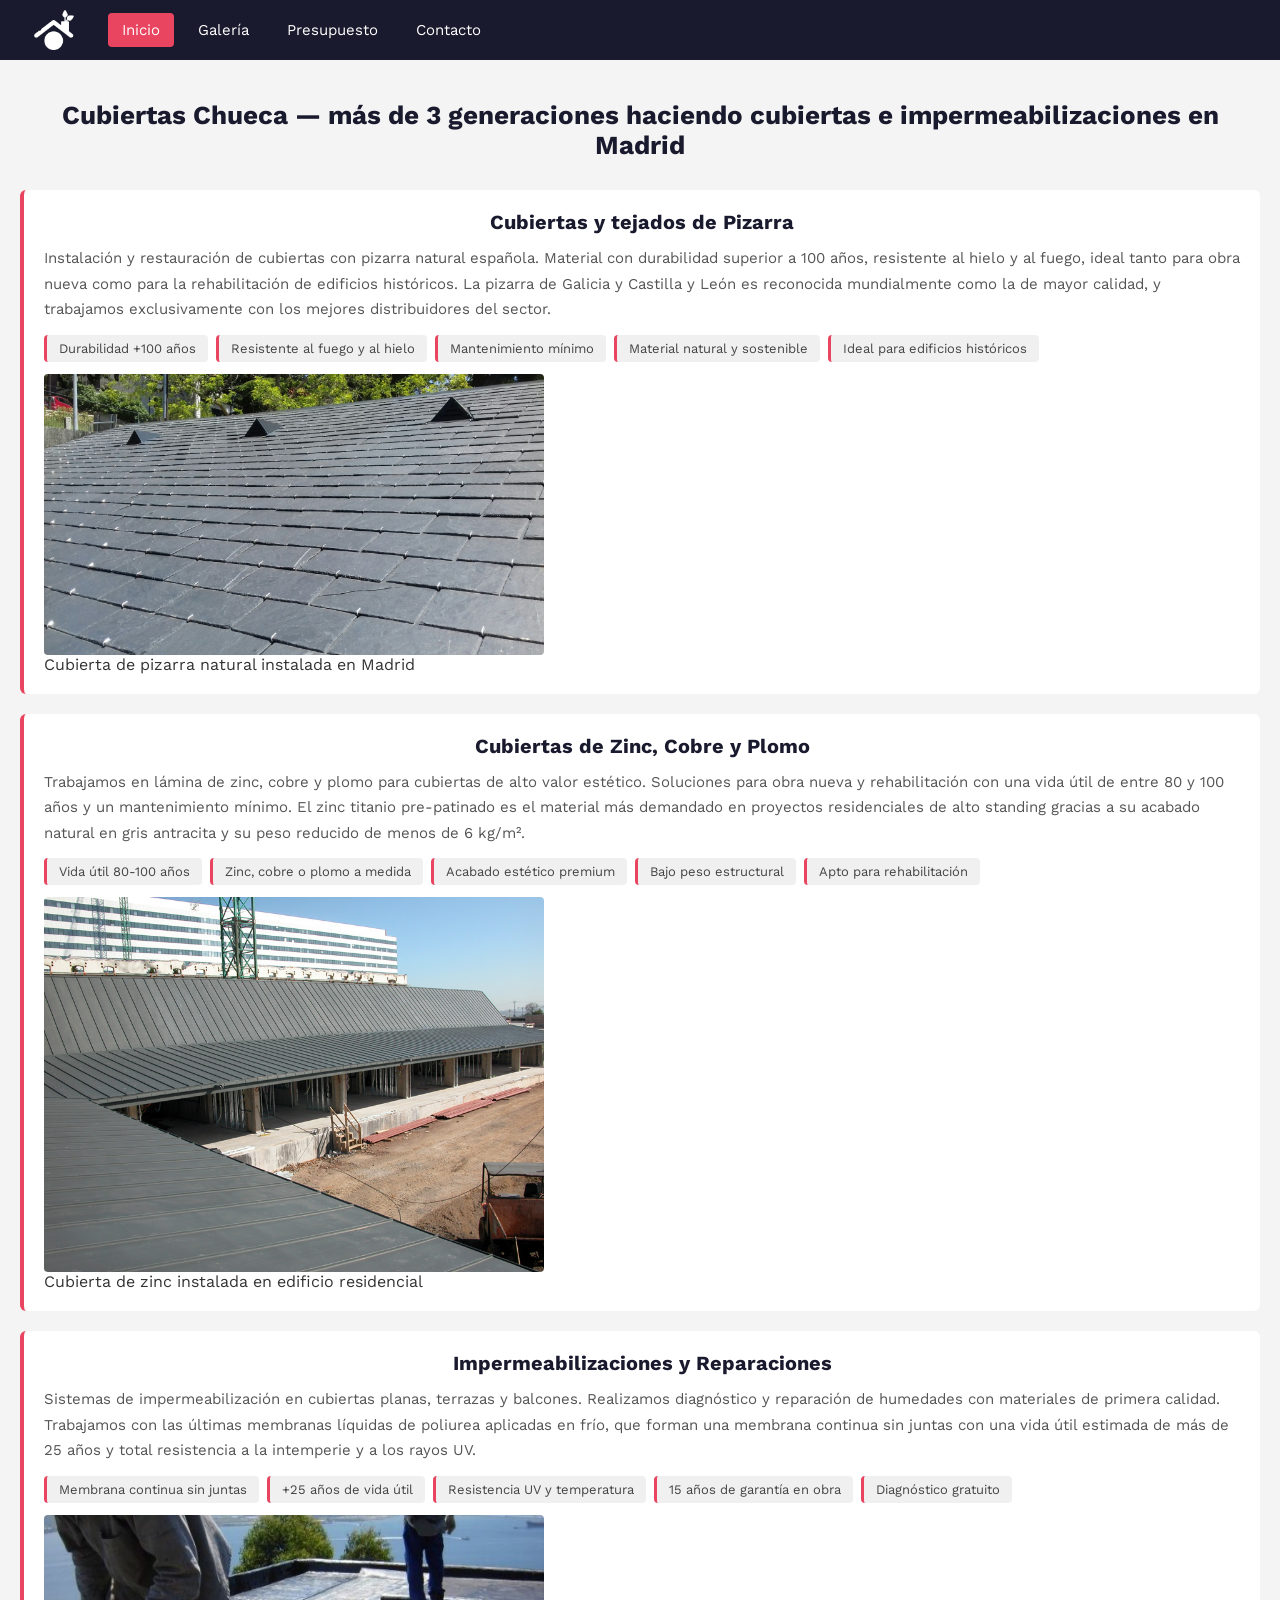
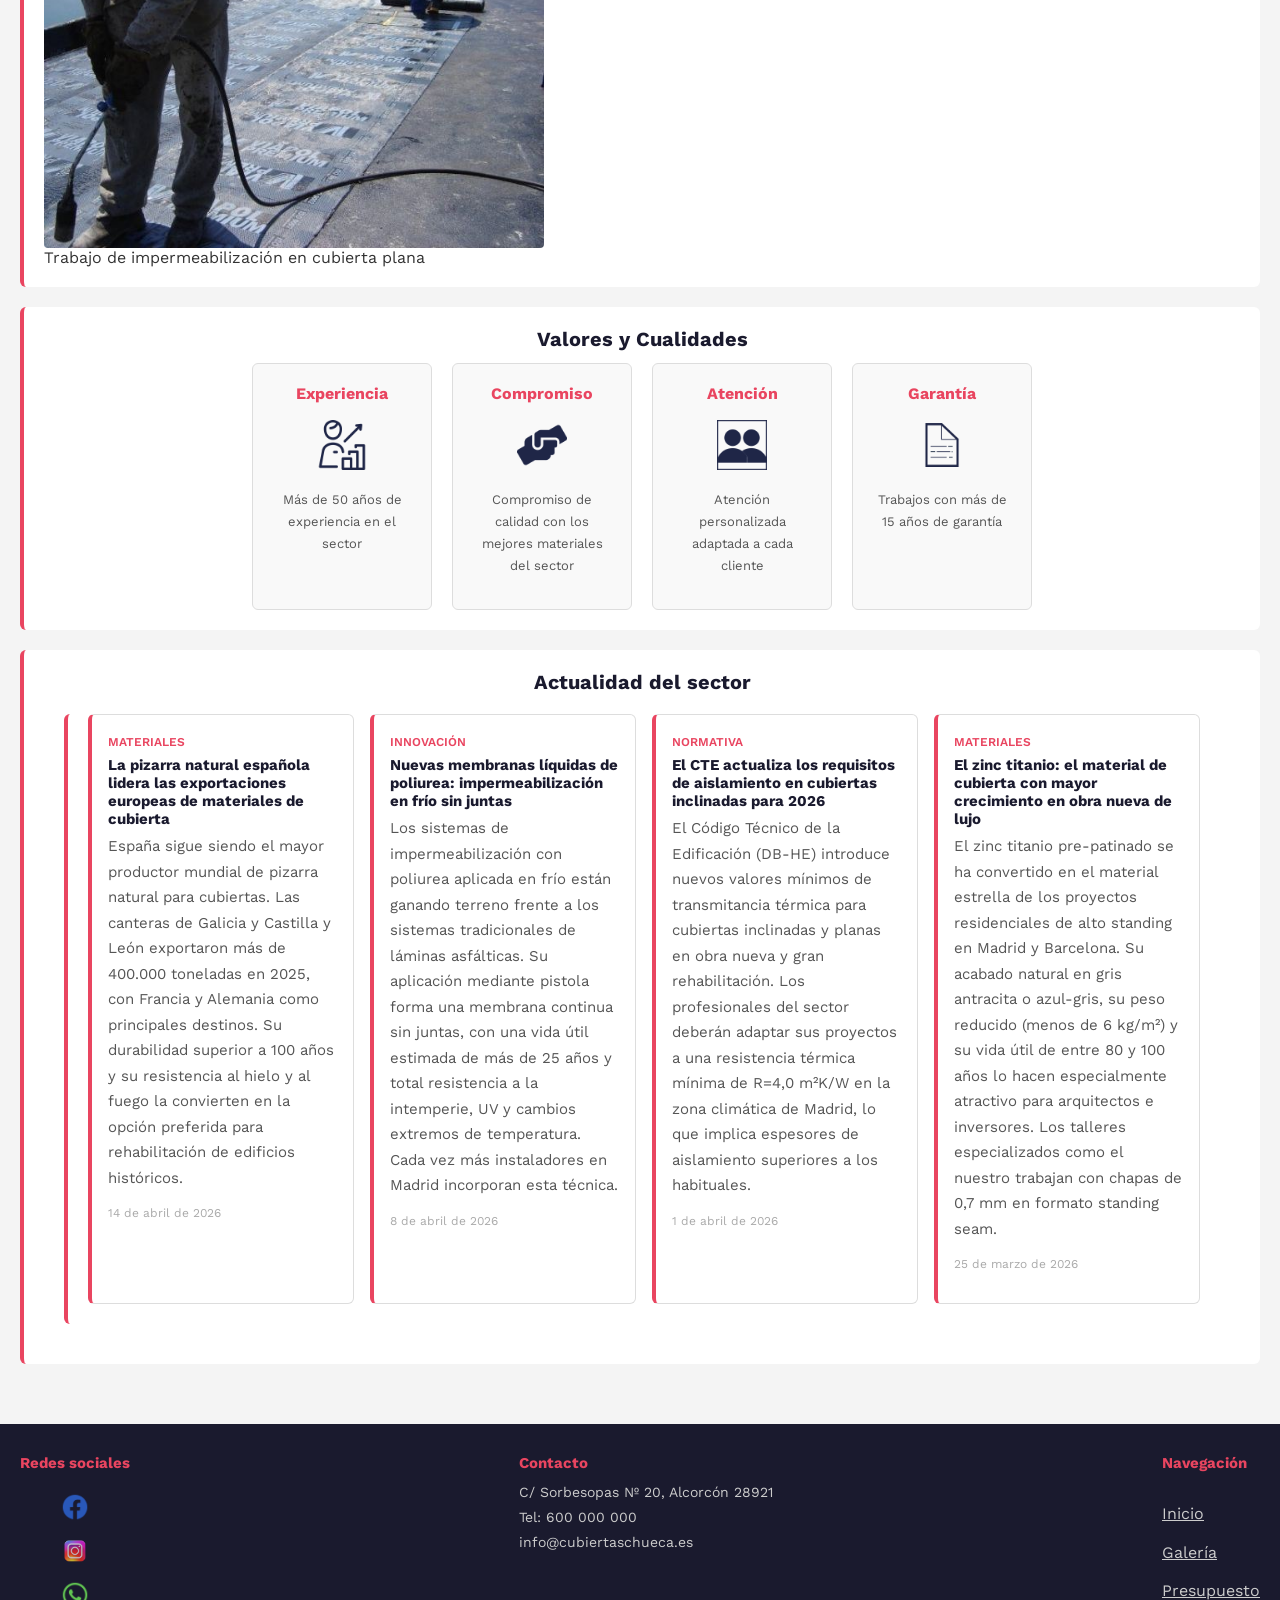
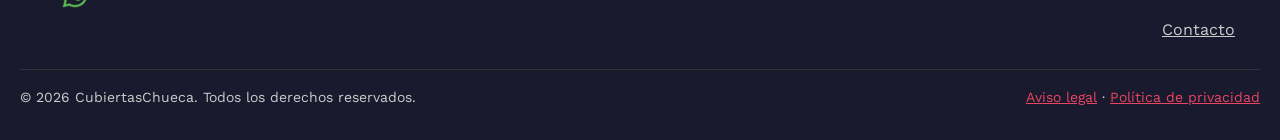
<file: index.html>
<!DOCTYPE html>
<html lang="es">
  <!--
    Al leer los distintos HTML se verán algunas etiquetas H2 y H3 en (display: none)
    como encabezados de continuación hacia el H4 del FOOTER para pasar el W3C.
    También se ha evitado el uso de div excepto en el footer-aviso donde es necesario
    para pasar el validador, dado que los avisos "verdes" del validador tampoco pueden estar, 
    me he quitado prettier (extension de VScode) que creaba conflicto al guardar el archivo tras modificarlo, 
     ////////////////////////////////////////////////////////////////////////////////////////////////////////////////////
  -->
  <head>
    <meta charset="UTF-8">
    <meta name="viewport" content="width=device-width, initial-scale=1.0">
    <title>CubiertasChueca</title>
    <link rel="preconnect" href="https://fonts.googleapis.com">
    <link rel="preconnect" href="https://fonts.gstatic.com" crossorigin>
    <link
      href="https://fonts.googleapis.com/css2?family=Work+Sans:wght@300;400;600&display=swap"
      rel="stylesheet"
    >
    <!-- hoja de estilos del proyecto -->
    <link rel="stylesheet" href="css/style.css">
  </head>

  <body>
    <!-- Menú de navegación fijo -->
    <header>
      <ul class="menu">
        <li>
          <a href="index.html">
            <img
              class="LOGO1"
              src="images/roof-svgrepo-com.png"
              alt="Logo CubiertasChueca"
              width="40"
              height="40"
            >
          </a>
        </li>
        <li><a class="activo" href="index.html">Inicio</a></li>
        <li><a href="views/galeria.html">Galería</a></li>
        <li><a href="views/presupuesto.html">Presupuesto</a></li>
        <li><a href="views/contacto.html">Contacto</a></li>
      </ul>
    </header>

    <!-- class="pagina-inicio" permite que los estilos de section no afecten a otras páginas -->
    <main class="pagina-inicio">
      <h1>
        Cubiertas Chueca — más de 3 generaciones haciendo cubiertas e
        impermeabilizaciones en Madrid
      </h1>

      <!-- Sección 1: Pizarra -->
      <section>
        <h2 style="display: none">Servicios de cubiertas</h2>
        <article>
          <h2>Cubiertas y tejados de Pizarra</h2>
          <p>
            Instalación y restauración de cubiertas con pizarra natural española.
            Material con durabilidad superior a 100 años, resistente al hielo y al fuego,
            ideal tanto para obra nueva como para la rehabilitación de edificios históricos.
            La pizarra de Galicia y Castilla y León es reconocida mundialmente como la de
            mayor calidad, y trabajamos exclusivamente con los mejores distribuidores del sector.
          </p>
          <ul class="lista-caracteristicas">
            <li>Durabilidad +100 años</li>
            <li>Resistente al fuego y al hielo</li>
            <li>Mantenimiento mínimo</li>
            <li>Material natural y sostenible</li>
            <li>Ideal para edificios históricos</li>
          </ul>
          <figure>
            <img
              src="images/cubierta_Pizarra.jpg"
              alt="Cubierta de pizarra natural instalada en Madrid"
              class="foto"
              width="800"
              height="533"
            >
            <figcaption>
              Cubierta de pizarra natural instalada en Madrid
            </figcaption>
          </figure>
        </article>
      </section>

      <!-- Sección 2: Metales -->
      <section>
        <h2 style="display: none">Cubiertas metálicas</h2>
        <article>
          <h2>Cubiertas de Zinc, Cobre y Plomo</h2>
          <p>
            Trabajamos en lámina de zinc, cobre y plomo para cubiertas de alto valor estético.
            Soluciones para obra nueva y rehabilitación con una vida útil de entre 80 y 100 años
            y un mantenimiento mínimo. El zinc titanio pre-patinado es el material más demandado
            en proyectos residenciales de alto standing gracias a su acabado natural en gris
            antracita y su peso reducido de menos de 6 kg/m².
          </p>
          <ul class="lista-caracteristicas">
            <li>Vida útil 80-100 años</li>
            <li>Zinc, cobre o plomo a medida</li>
            <li>Acabado estético premium</li>
            <li>Bajo peso estructural</li>
            <li>Apto para rehabilitación</li>
          </ul>
          <figure>
            <img
              src="images/Cubierta_Zinc.jpg"
              alt="Cubierta de zinc instalada en edificio residencial"
              class="foto"
              width="800"
              height="533"
            >
            <figcaption>
              Cubierta de zinc instalada en edificio residencial
            </figcaption>
          </figure>
        </article>
      </section>

      <!-- Sección 3: Impermeabilizaciones -->
      <section>
        <h2 style="display: none">Impermeabilizaciones</h2>
        <article>
          <h2>Impermeabilizaciones y Reparaciones</h2>
          <p>
            Sistemas de impermeabilización en cubiertas planas, terrazas y balcones.
            Realizamos diagnóstico y reparación de humedades con materiales de primera calidad.
            Trabajamos con las últimas membranas líquidas de poliurea aplicadas en frío,
            que forman una membrana continua sin juntas con una vida útil estimada de más de
            25 años y total resistencia a la intemperie y a los rayos UV.
          </p>
          <ul class="lista-caracteristicas">
            <li>Membrana continua sin juntas</li>
            <li>+25 años de vida útil</li>
            <li>Resistencia UV y temperatura</li>
            <li>15 años de garantía en obra</li>
            <li>Diagnóstico gratuito</li>
          </ul>
          <figure>
            <img
              src="images/impermeabilizacion.jpg"
              alt="Trabajo de impermeabilización en cubierta plana"
              class="foto"
              width="800"
              height="533"
            >
            <figcaption>
              Trabajo de impermeabilización en cubierta plana
            </figcaption>
          </figure>
        </article>
      </section>

      <!-- Sección 4: Valores -->
      <section>
        <h2>Valores y Cualidades</h2>
        <ul id="cualidades">
          <li>
            <h3>Experiencia</h3>
            <img
              class="logo"
              src="images/worker-career-svgrepo-com.png"
              alt="Icono experiencia"
              width="50"
              height="50"
            >
            <p>Más de 50 años de experiencia en el sector</p>
          </li>
          <li>
            <h3>Compromiso</h3>
            <img
              class="logo"
              src="images/hands-helping-svgrepo-com.png"
              alt="Icono compromiso"
              width="50"
              height="50"
            >
            <p>Compromiso de calidad con los mejores materiales del sector</p>
          </li>
          <li>
            <h3>Atención</h3>
            <img
              class="logo"
              src="images/users-svgrepo-com.png"
              alt="Icono atención"
              width="50"
              height="50"
            >
            <p>Atención personalizada adaptada a cada cliente</p>
          </li>
          <li>
            <h3>Garantía</h3>
            <img
              class="logo"
              src="images/document-svgrepo-com.png"
              alt="Icono garantía"
              width="50"
              height="50"
            >
            <p>Trabajos con más de 15 años de garantía</p>
          </li>
        </ul>
      </section>

      <!-- Sección 5: Noticias cargadas con AJAX desde noticias.json -->
      <section>
        <h2>Actualidad del sector</h2>
        <h3 style="display: none">Noticias del sector</h3>
        <p id="noticias-loading">Cargando noticias...</p>
        <!-- Las tarjetas de noticias se insertan aquí dinámicamente por noticias.js -->
        <section id="noticias-grid" aria-label="Noticias del sector"></section>
      </section>
    </main>

    <!-- Footer -->
    <footer>
      <section>
        <h4>Redes sociales</h4>
        <nav class="footer-redes" aria-label="Redes sociales">
          <a href="https://www.facebook.com/" target="_blank">
            <img
              src="images/logo-facebook-svgrepo-com.png"
              alt="Facebook"
              width="28"
              height="28"
            >
          </a>
          <a href="https://www.instagram.com/" target="_blank">
            <img
              src="images/Instagram.png"
              alt="Instagram"
              width="28"
              height="28"
            >
          </a>
          <a href="https://www.whatsapp.com/" target="_blank">
            <img
              src="images/logo-whatsapp-svgrepo-com.png"
              alt="WhatsApp"
              width="28"
              height="28"
            >
          </a>
        </nav>
      </section>
      <section>
        <h4>Contacto</h4>
        <address>
          <p>C/ Sorbesopas Nº 20, Alcorcón 28921</p>
          <p>Tel: 600 000 000</p>
          <p>info@cubiertaschueca.es</p>
        </address>
      </section>
      <nav class="navegacion" aria-label="Navegación footer">
        <h4>Navegación</h4>
        <ul style="list-style: none; padding-top: 5%">
          <li><a href="index.html" style="color: #ccc">Inicio</a></li>
          <li><a href="views/galeria.html" style="color: #ccc">Galería</a></li>
          <li><a href="views/presupuesto.html" style="color: #ccc">Presupuesto</a></li>
          <li><a href="views/contacto.html" style="color: #ccc">Contacto</a></li>
        </ul>
      </nav>
      <div class="footer-aviso">
        <p>
          &copy; <span id="footer-year"></span> CubiertasChueca. Todos los
          derechos reservados.
        </p>
        <p>
          <a href="#">Aviso legal</a> · <a href="#">Política de privacidad</a>
        </p>
      </div>
    </footer>

    <script src="js/main.js"></script>
    <script src="js/noticias.js"></script>
  </body>
</html>
</file>
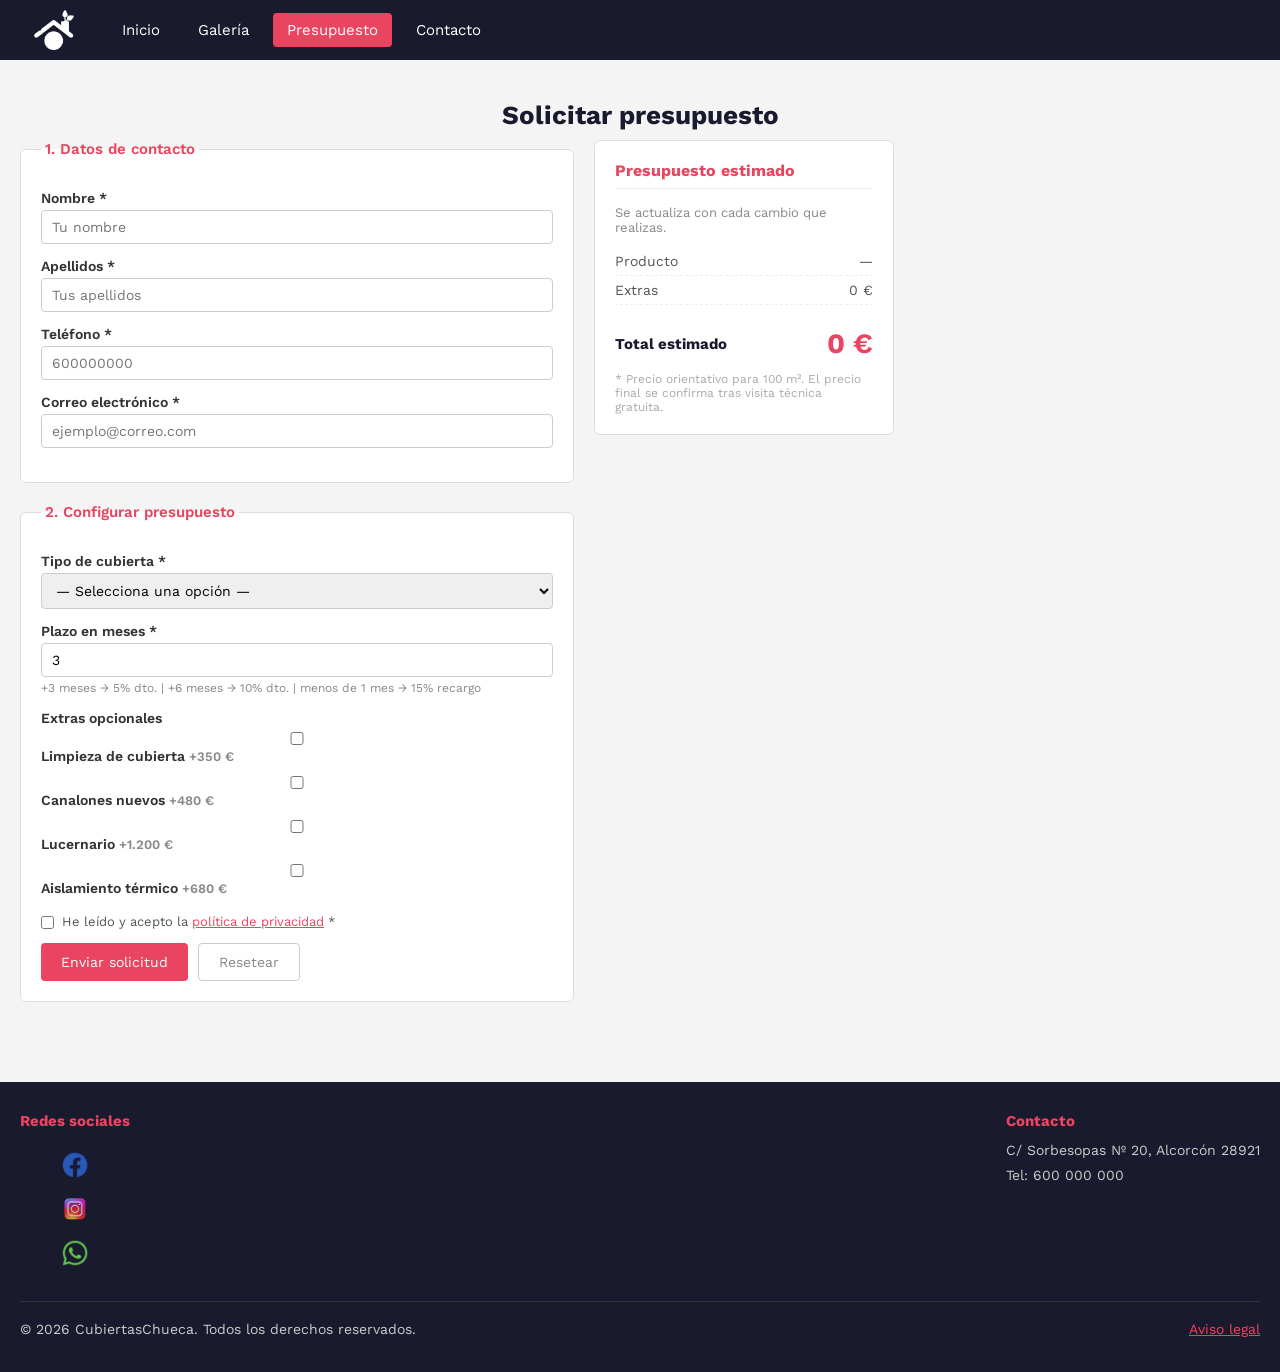
<file: views/presupuesto.html>
<!DOCTYPE html>
<html lang="es">
  <head>
    <meta charset="UTF-8">
    <meta name="viewport" content="width=device-width, initial-scale=1.0">
    <title>Presupuesto | CubiertasChueca</title>
    <link rel="preconnect" href="https://fonts.googleapis.com">
    <link rel="preconnect" href="https://fonts.gstatic.com" crossorigin>
    <link
      href="https://fonts.googleapis.com/css2?family=Work+Sans:wght@300;400;600&display=swap"
      rel="stylesheet"
    >
    <!-- hoja de estilos del proyecto -->
    <link rel="stylesheet" href="../css/style.css">
  </head>

  <body>
    <!-- Menú de navegación fijo -->
    <header>
      <ul class="menu">
        <li>
          <a href="/index.html">
            <img
              class="LOGO1"
              src="../images/roof-svgrepo-com.png"
              alt="Logo CubiertasChueca"
              width="40"
              height="40"
            >
          </a>
        </li>
        <li><a href="../index.html">Inicio</a></li>
        <li><a href="galeria.html">Galería</a></li>
        <li><a class="activo" href="presupuesto.html">Presupuesto</a></li>
        <li><a href="contacto.html">Contacto</a></li>
      </ul>
    </header>

    <main>
      <h1>Solicitar presupuesto</h1>

      <!-- Layout principal: formulario izquierda + panel presupuesto derecha -->
      <section class="presupuesto__layout">
        <h2 style="display: none">Formulario de presupuesto</h2>

        <!-- Columna izquierda: formulario de contacto y opciones -->
        <section>
          <h2 style="display: none">Datos del formulario</h2>

          <!-- Parte 1: Datos de contacto -->
          <fieldset class="form-card">
            <legend class="form-card__legend">1. Datos de contacto</legend>

            <!-- Nombre: solo letras, máximo 15 caracteres -->
            <p class="form-group">
              <label for="nombre">Nombre *</label>
              <input
                type="text"
                id="nombre"
                placeholder="Tu nombre"
                maxlength="15"
              >
              <span class="msg-error" id="err-nombre">
                Solo letras, máximo 15 caracteres.
              </span>
            </p>

            <!-- Apellidos: solo letras, máximo 40 caracteres -->
            <p class="form-group">
              <label for="apellidos">Apellidos *</label>
              <input
                type="text"
                id="apellidos"
                placeholder="Tus apellidos"
                maxlength="40"
              >
              <span class="msg-error" id="err-apellidos">
                Solo letras, máximo 40 caracteres.
              </span>
            </p>

            <!-- Teléfono: solo números, máximo 9 dígitos -->
            <p class="form-group">
              <label for="telefono">Teléfono *</label>
              <input
                type="tel"
                id="telefono"
                placeholder="600000000"
                maxlength="9"
              >
              <span class="msg-error" id="err-telefono">
                Solo números, máximo 9 dígitos.
              </span>
            </p>

            <!-- Email: formato estándar usuario@dominio.ext -->
            <p class="form-group">
              <label for="email">Correo electrónico *</label>
              <input type="email" id="email" placeholder="ejemplo@correo.com">
              <span class="msg-error" id="err-email">
                Introduce un correo válido (ejemplo@dominio.com).
              </span>
            </p>
          </fieldset>

          <!-- Parte 2: Configurar el presupuesto -->
          <fieldset class="form-card" style="margin-top: 20px">
            <legend class="form-card__legend">2. Configurar presupuesto</legend>

            <!-- Producto: select con mínimo 3 opciones con precio asociado -->
            <p class="form-group">
              <label for="producto">Tipo de cubierta *</label>
              <select id="producto">
                <option value="">— Selecciona una opción —</option>
                <option value="pizarra">Cubierta de pizarra natural — 5.500 €</option>
                <option value="zinc">Cubierta de zinc — 8.200 €</option>
                <option value="ceramica">Cubierta de teja cerámica — 4.800 €</option>
                <option value="cobre">Cubierta de cobre — 9.600 €</option>
                <option value="grava">Impermeabilización con grava — 3.200 €</option>
              </select>
            </p>

            <!-- Plazo en meses: afecta al descuento final -->
            <p class="form-group">
              <label for="plazo">Plazo en meses *</label>
              <input type="number" id="plazo" min="1" max="24" value="3">
              <span class="plazo-nota">
                +3 meses → 5% dto. | +6 meses → 10% dto. | menos de 1 mes → 15% recargo
              </span>
            </p>

            <!-- Extras: checkboxes, cada uno suma al presupuesto final -->
            <div class="form-group">
              <label>Extras opcionales</label>
              <fieldset class="extras-grid">
                <legend class="sr-only">Selecciona los extras que deseas añadir</legend>
                <label class="extra-item">
                  <input type="checkbox" class="extra-check" value="limpieza">
                  Limpieza de cubierta
                  <span class="extra-precio">+350 €</span>
                </label>
                <label class="extra-item">
                  <input type="checkbox" class="extra-check" value="canalon">
                  Canalones nuevos
                  <span class="extra-precio">+480 €</span>
                </label>
                <label class="extra-item">
                  <input type="checkbox" class="extra-check" value="lucernario">
                  Lucernario
                  <span class="extra-precio">+1.200 €</span>
                </label>
                <label class="extra-item">
                  <input type="checkbox" class="extra-check" value="aislamiento">
                  Aislamiento térmico
                  <span class="extra-precio">+680 €</span>
                </label>
              </fieldset>
            </div>

            <!-- Aceptación de condiciones -->
            <p class="condiciones-row">
              <input type="checkbox" id="condiciones">
              <label for="condiciones">
                He leído y acepto la <a href="#">política de privacidad</a> *
              </label>
            </p>

            <!-- Botones de enviar y resetear -->
            <p class="botones-form">
              <button type="button" class="btn-enviar" id="btn-enviar">
                Enviar solicitud
              </button>
              <button type="button" class="btn-reset" id="btn-reset">
                Resetear
              </button>
            </p>

            <!-- Mensaje de confirmación (oculto hasta que se envía) -->
            <p id="msg-confirmacion">
              ✓ Solicitud enviada. Nos pondremos en contacto en menos de 24 horas.
            </p>
          </fieldset>
        </section>

        <!-- Columna derecha: panel con el presupuesto en tiempo real -->
        <aside class="presupuesto-panel">
          <section class="form-card">
            <h2>Presupuesto estimado</h2>
            <p style="font-size: 13px; color: #888; margin-bottom: 12px">
              Se actualiza con cada cambio que realizas.
            </p>

            <!-- Desglose de líneas del presupuesto -->
            <ul class="presupuesto-desglose">
              <li>
                <span>Producto</span>
                <span id="sp-producto">—</span>
              </li>
              <li>
                <span>Extras</span>
                <span id="sp-extras">0 €</span>
              </li>
              <!-- Fila de descuento: se muestra u oculta con JS según el plazo -->
              <li id="li-descuento" style="display: none">
                <span>Descuento/recargo plazo</span>
                <span id="sp-descuento"></span>
              </li>
            </ul>

            <!-- Nota explicativa del plazo (se rellena con JS) -->
            <p class="plazo-nota" id="nota-plazo-panel"></p>

            <!-- Total final -->
            <p class="presupuesto-total">
              <span class="total-label">Total estimado</span>
              <span class="total-valor" id="sp-total">0 €</span>
            </p>

            <p style="font-size: 12px; color: #aaa; margin-top: 12px">
              * Precio orientativo para 100 m². El precio final se confirma tras
              visita técnica gratuita.
            </p>
          </section>
        </aside>
      </section>
    </main>

    <!-- Footer -->
    <footer>
      <section>
        <h2 style="display: none">Pie de página</h2>
        <h3 style="display: none">Redes</h3>
        <h4>Redes sociales</h4>
        <nav class="footer-redes" aria-label="Redes sociales">
          <a href="https://www.facebook.com/" target="_blank">
            <img src="../images/logo-facebook-svgrepo-com.png" alt="Facebook" width="28" height="28">
          </a>
          <a href="https://www.instagram.com/" target="_blank">
            <img src="../images/Instagram.png" alt="Instagram" width="28" height="28">
          </a>
          <a href="https://www.whatsapp.com/" target="_blank">
            <img src="../images/logo-whatsapp-svgrepo-com.png" alt="WhatsApp" width="28" height="28">
          </a>
        </nav>
      </section>
      <section>
        <h4>Contacto</h4>
        <address>
          <p>C/ Sorbesopas Nº 20, Alcorcón 28921</p>
          <p>Tel: 600 000 000</p>
        </address>
      </section>
      <div class="footer-aviso">
        <p>
          &copy; <span id="footer-year"></span> CubiertasChueca. Todos los
          derechos reservados.
        </p>
        <p><a href="#">Aviso legal</a></p>
      </div>
    </footer>

    <script src="../js/main.js"></script>
    <script src="../js/presupuesto.js"></script>
  </body>
</html>
</file>
<file: css/style.css>
/* ============================================================
   style.css — HOJA DE ESTILOS ÚNICA del proyecto
   ============================================================ */

* {
  margin: 0;
  padding: 0;
  box-sizing: border-box;
}

/* body con flexbox: garantiza que el footer quede siempre al pie */
body {
  font-family: 'Work Sans', sans-serif;
  background-color: #f4f4f4;
  color: #333;
  min-height: 100vh;
  display: flex;
  flex-direction: column;
}

/* ============================================================
   MENÚ DE NAVEGACIÓN FIJO
   ============================================================ */
.menu {
  position: fixed;
  top: 0;
  left: 0;
  width: 100%;
  background-color: #1a1a2e;
  display: flex;
  align-items: center;
  list-style: none;
  padding: 0 20px;
  height: 60px;
  z-index: 999;
  gap: 10px;
}

.menu li {
  height: 100%;
  display: flex;
  align-items: center;
}

.menu li a {
  color: white;
  text-decoration: none;
  padding: 8px 14px;
  border-radius: 4px;
  font-size: 15px;
}

.menu li a.loguito {
  display: flex;
  align-items: center;
  height: 100%;
  padding: 0;
}

.menu li a:hover {
  background-color: #e94560;
}

.menu li a.activo {
  background-color: #e94560;
}

.LOGO1 {
  display: block;
  width: 40px;
  height: 40px;
  filter: brightness(0) invert(1);
  margin-right: 10px;
}

/* flex: 1 hace que el main ocupe todo el espacio sobrante,
   empujando el footer hacia abajo */
main {
  padding-top: 70px;
  flex: 1;
}

/* ============================================================
   FOOTER — siempre al pie gracias a flex en body
   ============================================================ */
footer {
  background-color: #1a1a2e;
  color: white;
  padding: 30px 20px;
  margin-top: 40px;
  display: flex;
  flex-wrap: wrap;
  gap: 30px;
  justify-content: space-between;
  margin-bottom: 0;
}

footer h4 {
  color: #e94560;
  margin-bottom: 8px;
  font-size: 15px;
}

footer p,
footer address {
  font-size: 14px;
  font-style: normal;
  line-height: 1.8;
  color: #ccc;
}

.footer-redes {
  display: flex;
  gap: 12px;
  margin-top: 10px;
}

.footer-redes a img {
  width: 28px;
  height: 28px;
  opacity: 0.8;
}

.footer-redes a img:hover {
  opacity: 1;
}

.footer-aviso {
  width: 100%;
  border-top: 1px solid #333;
  padding-top: 15px;
  font-size: 13px;
  color: #999;
  display: flex;
  justify-content: space-between;
  flex-wrap: wrap;
  gap: 8px;
}

.footer-aviso a {
  color: #e94560;
}

nav.footer-redes {
  padding-top: 10%;
  display: grid;
  align-content: center;
  justify-content: space-around;
}

nav.navegacion li {
  margin-top: 20%;
}

/* ============================================================
   H1 GENERAL
   ============================================================ */
h1 {
  text-align: center;
  padding: 30px 20px 10px;
  font-size: 26px;
  color: #1a1a2e;
}

/* ============================================================
   ESTILOS PÁGINA DE INICIO
    con .pagina-inicio para no afectar otras páginas.
   En index.html el <main> tiene class="pagina-inicio".
   ============================================================ */
.pagina-inicio section {
  background-color: white;
  margin: 20px;
  padding: 20px;
  border-radius: 6px;
  border-left: 4px solid #e94560;
}

.pagina-inicio section h2 {
  color: #1a1a2e;
  margin-bottom: 12px;
  font-size: 20px;
  text-align: center;
}

.pagina-inicio section p {
  font-size: 15px;
  line-height: 1.7;
  color: #555;
  margin-bottom: 12px;
}

.pagina-inicio section .foto {
  width: 100%;
  max-width: 500px;
  height: auto;
  border-radius: 4px;
  display: block;
  margin-top: 10px;
}

/* Lista de características en cada servicio del inicio */
.lista-caracteristicas {
  list-style: none;
  padding: 0;
  margin: 10px 0 12px;
  display: flex;
  flex-wrap: wrap;
  gap: 8px;
}

.lista-caracteristicas li {
  background-color: #f0f0f0;
  border-radius: 4px;
  padding: 6px 12px;
  font-size: 13px;
  color: #444;
  border-left: 3px solid #e94560;
}

/* Sección de valores */
#cualidades {
  list-style: none;
  display: flex;
  flex-wrap: wrap;
  gap: 20px;
  padding: 0;
  justify-content: center;
}

#cualidades li {
  background-color: #f9f9f9;
  border: 1px solid #ddd;
  border-radius: 6px;
  padding: 20px;
  text-align: center;
  width: 180px;
}

#cualidades li h3 {
  font-size: 16px;
  color: #e94560;
  margin-bottom: 10px;
}

#cualidades li p {
  font-size: 13px;
  color: #555;
  font-weight: normal;
  margin-top: 8px;
}

.logo {
  width: 50px;
  height: 50px;
  margin: 5%;
  filter: invert(10%) sepia(20%) saturate(900%) hue-rotate(200deg)
    brightness(30%) contrast(110%);
}

/* Noticias cargadas con AJAX */
#noticias-grid {
  display: flex;
  flex-wrap: wrap;
  gap: 16px;
  padding: 0 20px 20px;
}

.noticia-card {
  background-color: white;
  border: 1px solid #ddd;
  border-left: 4px solid #e94560;
  border-radius: 6px;
  padding: 16px;
  flex: 1 1 260px;
}

.noticia-card span {
  font-size: 12px;
  color: #e94560;
  text-transform: uppercase;
  font-weight: 600;
}

.noticia-card h3 {
  font-size: 15px;
  color: #1a1a2e;
  margin: 6px 0;
}

.noticia-card p {
  font-size: 13px;
  color: #666;
  line-height: 1.6;
}

.noticia-card .fecha {
  font-size: 12px;
  color: #aaa;
  margin-top: 8px;
}

#noticias-loading {
  padding: 20px;
  color: #888;
  font-size: 14px;
}

/* ============================================================
   ESTILOS GALERÍA
   ============================================================ */
#galeria-grid {
  display: flex;
  flex-wrap: wrap;
  gap: 12px;
  padding: 20px;
  justify-content: center;
}

.galeria__item {
  width: 280px;
  height: 200px;
  border-radius: 6px;
  overflow: hidden;
  cursor: pointer;
  border: 2px solid #ddd;
  position: relative;
}

.galeria__item img {
  width: 100%;
  height: 100%;
  object-fit: cover;
  display: block;
  position: absolute;
  top: 0;
  left: 0;
}

.galeria__item:hover {
  border-color: #e94560;
  opacity: 0.9;
}

.galeria__item__overlay {
  position: absolute;
  bottom: 0;
  left: 0;
  right: 0;
  background-color: rgba(0, 0, 0, 0.6);
  color: white;
  padding: 8px;
  font-size: 13px;
  text-align: center;
  display: none;
}

.galeria__item:hover .galeria__item__overlay {
  display: block;
}

/* Lightbox */
.lightbox {
  display: none;
  position: fixed;
  inset: 0;
  background-color: rgba(0, 0, 0, 0.88);
  z-index: 2000;
  align-items: center;
  justify-content: center;
}

.lightbox.activo {
  display: flex;
}

.lightbox__contenido {
  position: relative;
  text-align: center;
}

.lightbox__img {
  max-width: 85vw;
  max-height: 80vh;
  border-radius: 4px;
}

.lightbox__caption {
  color: #ccc;
  margin-top: 10px;
  font-size: 14px;
}

.lightbox__contador {
  color: #888;
  font-size: 13px;
  margin-top: 4px;
}

.lightbox__cerrar {
  position: absolute;
  top: -40px;
  right: 0;
  background: none;
  border: none;
  color: white;
  font-size: 28px;
  cursor: pointer;
}

.lightbox__nav {
  position: absolute;
  top: 50%;
  transform: translateY(-50%);
  background-color: rgba(255, 255, 255, 0.15);
  border: none;
  color: white;
  font-size: 22px;
  width: 44px;
  height: 44px;
  border-radius: 50%;
  cursor: pointer;
}

.lightbox__nav--prev { left: -55px; }
.lightbox__nav--next { right: -55px; }

.lightbox__nav:hover {
  background-color: #e94560;
}

/* ============================================================
   ESTILOS PRESUPUESTO
   ============================================================ */
.presupuesto__layout {
  display: flex;
  flex-wrap: wrap;
  gap: 20px;
  padding: 0 20px 40px;
  align-items: flex-start;
}

.form-card {
  background-color: white;
  border: 1px solid #ddd;
  border-radius: 6px;
  padding: 20px;
  flex: 1 1 380px;
}

.form-card h2 {
  color: #e94560;
  font-size: 16px;
  margin-bottom: 16px;
  padding-bottom: 8px;
  border-bottom: 1px solid #eee;
}

.form-card__legend {
  color: #e94560;
  font-size: 15px;
  font-weight: 600;
  padding: 0 4px;
  margin-bottom: 12px;
}

.form-group {
  margin-bottom: 14px;
}

.form-group label {
  display: block;
  font-size: 14px;
  font-weight: 600;
  color: #333;
  margin-bottom: 4px;
}

.form-group input,
.form-group select {
  width: 100%;
  padding: 8px 10px;
  border: 1px solid #ccc;
  border-radius: 4px;
  font-family: 'Work Sans', sans-serif;
  font-size: 14px;
}

.form-group input:focus,
.form-group select:focus {
  outline: none;
  border-color: #e94560;
}

.form-group input.error {
  border-color: red;
}

.msg-error {
  display: none;
  color: red;
  font-size: 12px;
  margin-top: 3px;
}

.msg-error.visible {
  display: block;
}

.extras-grid {
  display: flex;
  flex-direction: column;
  gap: 8px;
  margin-top: 6px;
  border: none;
  padding: 0;
}

.extra-item {
  display: flex;
  align-items: center;
  gap: 8px;
  font-size: 14px;
  cursor: pointer;
}

.extra-item .extra-precio {
  margin-left: auto;
  color: #888;
  font-size: 13px;
}

.presupuesto-panel {
  flex: 0 0 300px;
  position: sticky;
  top: 70px;
}

.presupuesto-desglose {
  list-style: none;
  margin-bottom: 12px;
}

.presupuesto-desglose li {
  display: flex;
  justify-content: space-between;
  padding: 6px 0;
  border-bottom: 1px dashed #eee;
  font-size: 14px;
  color: #555;
}

.presupuesto-total {
  display: flex;
  justify-content: space-between;
  align-items: center;
  padding-top: 10px;
  font-weight: 700;
}

.total-label {
  font-size: 15px;
  color: #1a1a2e;
}

.total-valor {
  font-size: 28px;
  color: #e94560;
}

.plazo-nota {
  font-size: 12px;
  color: #888;
  margin-top: 4px;
}

.condiciones-row {
  display: flex;
  align-items: flex-start;
  gap: 8px;
  margin: 14px 0;
  font-size: 13px;
  color: #555;
}

.condiciones-row input {
  margin-top: 2px;
  width: auto;
}

.condiciones-row a {
  color: #e94560;
}

.botones-form {
  display: flex;
  gap: 10px;
  flex-wrap: wrap;
}

.btn-enviar {
  background-color: #e94560;
  color: white;
  border: none;
  padding: 10px 20px;
  border-radius: 4px;
  font-size: 14px;
  font-family: 'Work Sans', sans-serif;
  cursor: pointer;
}

.btn-enviar:hover {
  background-color: #c73652;
}

.btn-reset {
  background-color: transparent;
  color: #888;
  border: 1px solid #ccc;
  padding: 10px 20px;
  border-radius: 4px;
  font-size: 14px;
  font-family: 'Work Sans', sans-serif;
  cursor: pointer;
}

.btn-reset:hover {
  border-color: #333;
  color: #333;
}

#msg-confirmacion {
  display: none;
  background-color: #e8f5e9;
  border: 1px solid #a5d6a7;
  border-radius: 4px;
  color: #2e7d32;
  padding: 12px;
  font-size: 14px;
  margin-top: 12px;
  text-align: center;
}

/* ============================================================
   ESTILOS CONTACTO
   ============================================================ */
.contacto__layout {
  display: flex;
  flex-wrap: wrap;
  gap: 20px;
  padding: 0 20px 40px;
  align-items: flex-start;
}

#mapa {
  flex: 1 1 400px;
  height: 440px;
  border-radius: 6px;
  border: 1px solid #ddd;
  z-index: 1;
}

.contacto-info {
  flex: 0 0 280px;
  background-color: white;
  border: 1px solid #ddd;
  border-radius: 6px;
  padding: 20px;
}

.contacto-info h2 {
  color: #e94560;
  font-size: 16px;
  margin-bottom: 16px;
  padding-bottom: 8px;
  border-bottom: 1px solid #eee;
}

.contacto-info__item {
  margin-bottom: 16px;
}

.contacto-info__item h3 {
  font-size: 13px;
  color: #888;
  text-transform: uppercase;
  margin-bottom: 4px;
}

.contacto-info__item p,
.contacto-info__item a {
  font-size: 14px;
  color: #333;
  line-height: 1.7;
}

.contacto-info__item a:hover {
  color: #e94560;
}

.ruta-section {
  margin-top: 20px;
  padding-top: 16px;
  border-top: 1px solid #eee;
}

.ruta-section h3 {
  font-size: 14px;
  color: #1a1a2e;
  margin-bottom: 8px;
}

.ruta-section p {
  font-size: 13px;
  color: #888;
  margin-bottom: 8px;
}

.ruta-section input {
  width: 100%;
  padding: 8px 10px;
  border: 1px solid #ccc;
  border-radius: 4px;
  font-family: 'Work Sans', sans-serif;
  font-size: 13px;
  margin-bottom: 8px;
}

.ruta-section input:focus {
  outline: none;
  border-color: #e94560;
}

.btn-ruta {
  width: 100%;
  background-color: #1a1a2e;
  color: white;
  border: none;
  padding: 9px;
  border-radius: 4px;
  font-family: 'Work Sans', sans-serif;
  font-size: 14px;
  cursor: pointer;
}

.btn-ruta:hover {
  background-color: #e94560;
}

#info-ruta {
  display: none;
  margin-top: 10px;
  padding: 8px 12px;
  background-color: #e8f5e9;
  border-radius: 4px;
  font-size: 13px;
  color: #2e7d32;
}

#geo-estado {
  font-size: 12px;
  color: #888;
  margin-bottom: 8px;
  font-style: italic;
}

.horario-table {
  width: 100%;
  font-size: 13px;
  border-collapse: collapse;
  margin-top: 16px;
}

.horario-table td {
  padding: 5px 0;
  border-bottom: 1px dashed #eee;
  color: #555;
}

.horario-table td:last-child {
  text-align: right;
  color: #888;
}

/* Texto oculto visualmente pero accesible para lectores de pantalla */
.sr-only {
  position: absolute;
  width: 1px;
  height: 1px;
  padding: 0;
  margin: -1px;
  overflow: hidden;
  clip: rect(0, 0, 0, 0);
  white-space: nowrap;
  border: 0;
}
</file>
